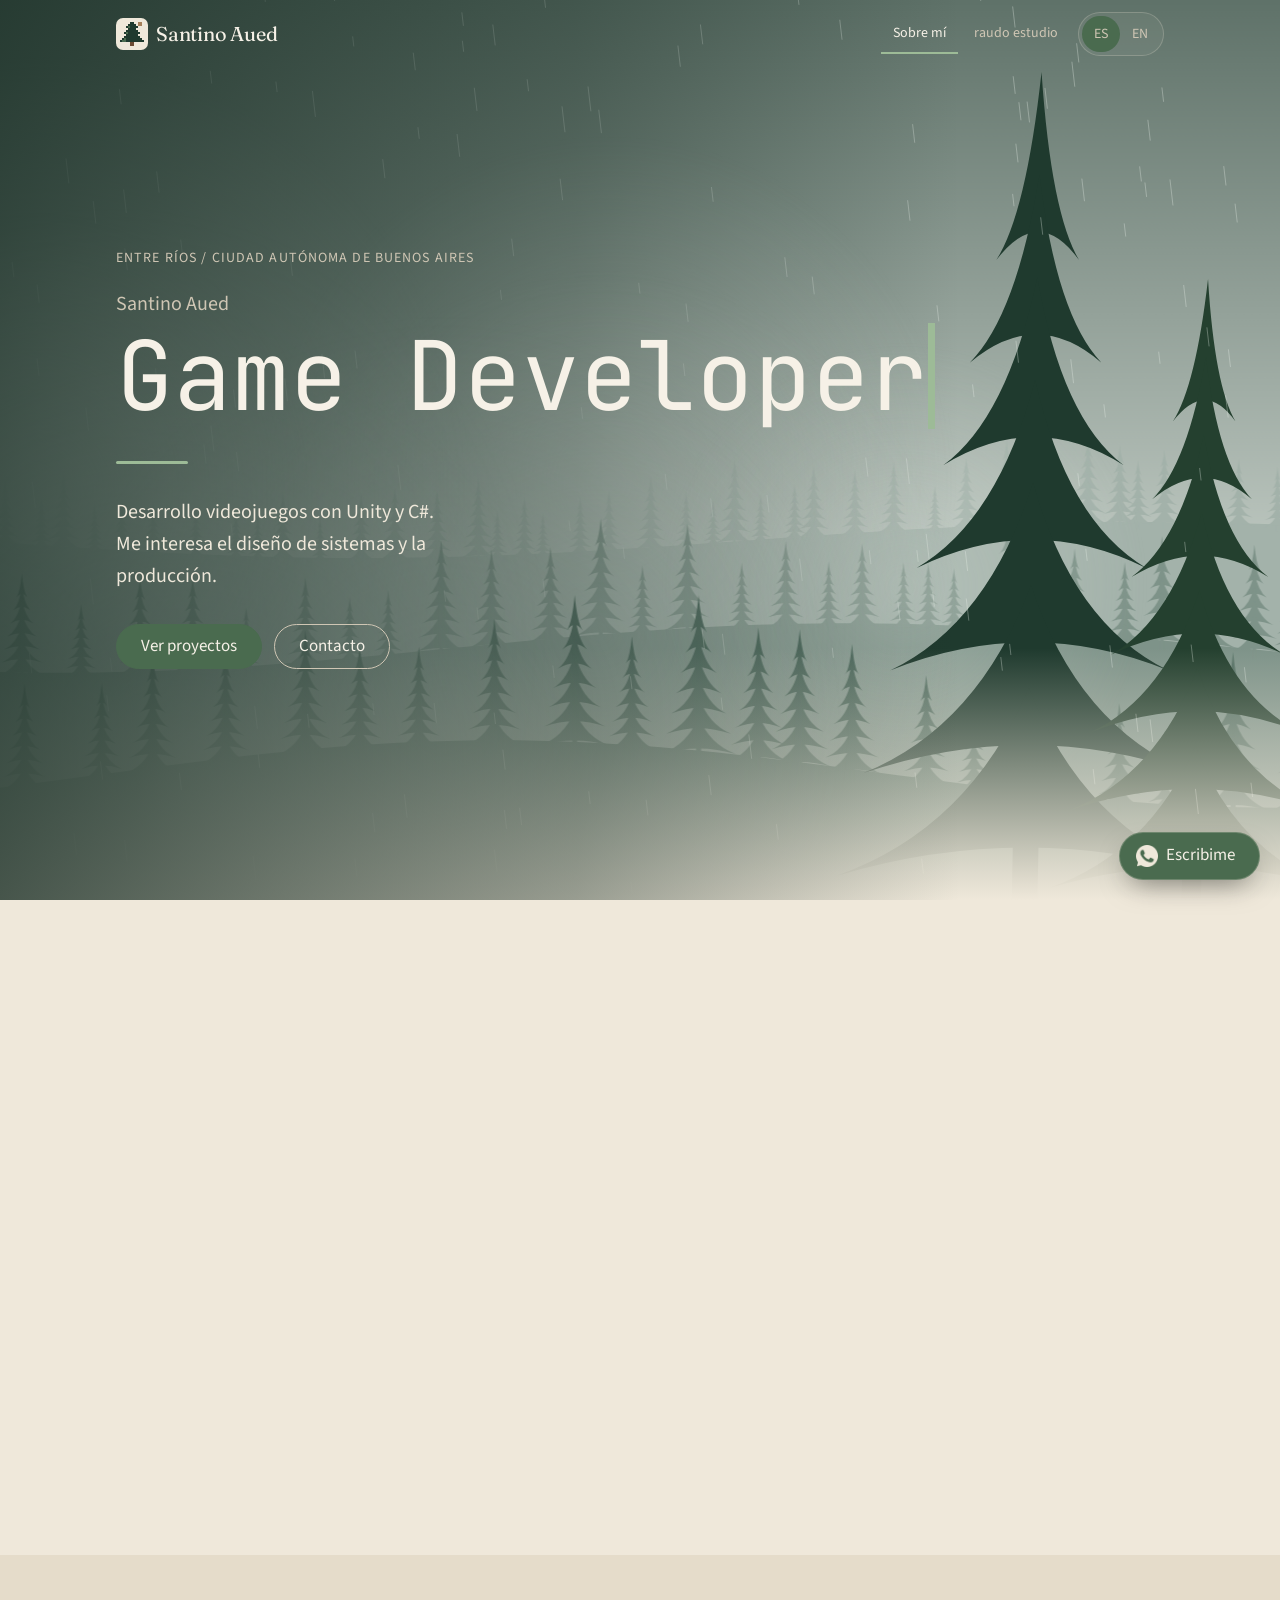
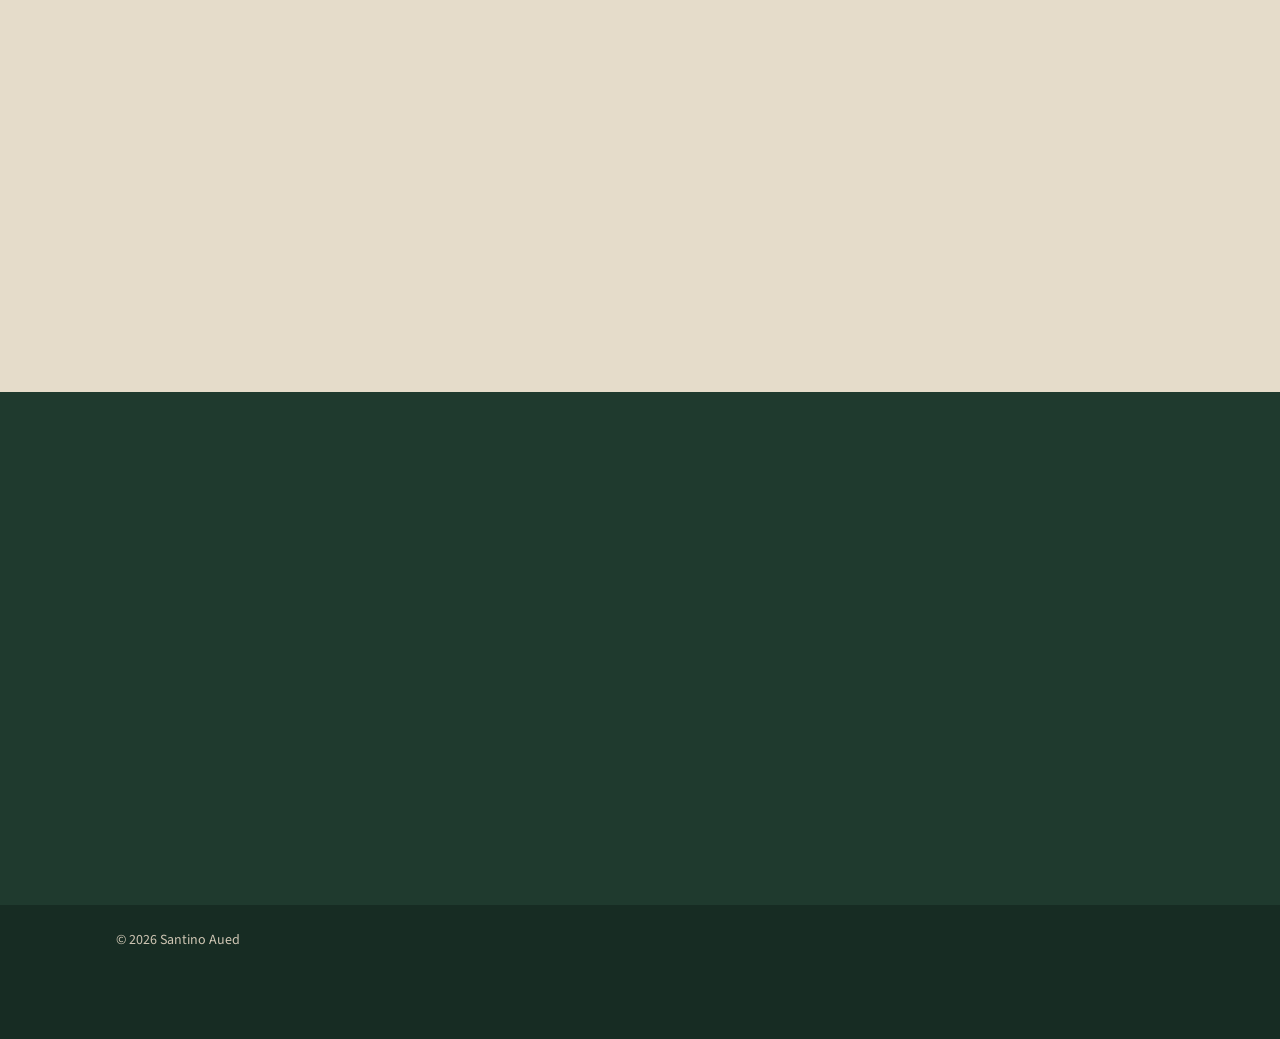
<file: index.html>
<!doctype html>
<html lang="es" data-mode="game">
<head>
  <meta charset="utf-8">
  <meta name="viewport" content="width=device-width, initial-scale=1">
  <!-- Title and description are the defaults for crawlers and link previews;
       js/main.js replaces them with the text for the current language. -->
  <title>Santino Aued · Game Developer</title>
  <meta name="description" content="Santino Aued, Game Developer en Argentina. Desarrollo videojuegos con Unity y C#, con foco en diseño de sistemas y producción.">
  <meta name="author" content="Santino Aued">
  <meta name="robots" content="index, follow">
  <meta name="theme-color" content="#1F3A2E">

  <link rel="canonical" href="https://santinoaued.github.io/">

  <!-- Link previews (WhatsApp, LinkedIn, X...) -->
  <meta property="og:type" content="website">
  <meta property="og:url" content="https://santinoaued.github.io/">
  <meta property="og:image" content="https://santinoaued.github.io/assets/img/og-image.jpg">
  <meta property="og:image:width" content="1200">
  <meta property="og:image:height" content="630">
  <meta property="og:image:alt" content="Santino Aued, Game Developer">
  <meta name="twitter:image" content="https://santinoaued.github.io/assets/img/og-image.jpg">
  <meta property="og:site_name" content="Santino Aued">
  <meta property="og:title" content="Santino Aued · Game Developer">
  <meta property="og:description" content="Desarrollo videojuegos con Unity y C#, con foco en diseño de sistemas y producción.">
  <meta property="og:locale" content="es_AR">
  <meta property="og:locale:alternate" content="en_US">
  <meta name="twitter:card" content="summary_large_image">

  <!-- Google Search wants a square raster favicon in multiples of 48px; the SVG is for browser tabs -->
  <link rel="icon" href="/favicon.ico" sizes="48x48">
  <link rel="icon" href="assets/img/favicon-192.png" type="image/png" sizes="192x192">
  <link rel="icon" href="assets/img/favicon.svg" type="image/svg+xml">
  <link rel="apple-touch-icon" href="assets/img/apple-touch-icon.png">

  <!-- Site name shown above the URL in Google results (instead of "GitHub") -->
  <script type="application/ld+json">
    {
      "@context": "https://schema.org",
      "@type": "WebSite",
      "name": "Santino Aued",
      "url": "https://santinoaued.github.io/"
    }
  </script>
  <script type="application/ld+json">
    {
      "@context": "https://schema.org",
      "@type": "ProfilePage",
      "url": "https://santinoaued.github.io/",
      "name": "Santino Aued · Game Developer",
      "mainEntity": {
        "@type": "Person",
        "@id": "https://santinoaued.github.io/#person",
        "name": "Santino Aued",
        "url": "https://santinoaued.github.io/",
        "image": {
          "@type": "ImageObject",
          "url": "https://santinoaued.github.io/assets/img/santino-aued.jpg",
          "width": 800,
          "height": 1000,
          "caption": "Santino Aued"
        },
        "jobTitle": "Game Developer",
        "email": "mailto:santino.aued@gmail.com",
        "address": { "@type": "PostalAddress", "addressRegion": "Entre Ríos", "addressCountry": "AR" },
        "affiliation": { "@type": "CollegeOrUniversity", "name": "Universidad Tecnológica Nacional" },
        "knowsAbout": ["Game development", "Unity", "C#", "Godot", "Blender", "Game production"],
        "sameAs": [
          "https://santino-aued.itch.io/",
          "https://github.com/santinoaued",
          "https://www.linkedin.com/in/santino-aued/",
          "https://www.instagram.com/santi.aued/"
        ]
      }
    }
  </script>

  <link rel="preconnect" href="https://fonts.googleapis.com">
  <link rel="preconnect" href="https://fonts.gstatic.com" crossorigin>
  <link rel="stylesheet" href="https://fonts.googleapis.com/css2?family=Fraunces:opsz,wght@9..144,300..600&family=Source+Sans+3:wght@400;600&family=JetBrains+Mono:wght@400&display=swap">
  <link rel="stylesheet" href="css/styles.css?v=2026111901">

  <script src="js/content.js?v=2026111901" defer></script>
  <script src="js/main.js?v=2026111901" defer></script>
  <script src="js/scene.js?v=2026111901" defer></script>
</head>
<body>
  <!-- Intro: the logo opens from its center to reveal the page. Pure CSS, removes itself. -->
  <div class="intro" aria-hidden="true">
    <img class="intro__logo" src="assets/img/favicon.svg" alt="" width="96" height="96">
  </div>
  <a class="skip-link" href="#main" data-text="ui.skipLink"></a>

  <header class="site-header">
    <div class="container site-header__inner">
      <a class="brand" href="./" data-set-view="about">
        <img class="brand__logo" src="assets/img/logo-pine.svg" alt="" width="32" height="32">
        Santino Aued
      </a>

      <div class="site-header__controls">
        <nav class="tabs" data-aria-label="ui.tabsLabel">
          <a class="tabs__tab" href="./" data-set-view="about" data-text="ui.tabAbout"></a>
          <a class="tabs__tab" href="?view=raudo" data-set-view="raudo" data-text="ui.tabRaudo"></a>
        </nav>
        <div class="switch" role="group" data-aria-label="ui.langSwitchLabel">
          <button type="button" class="switch__option" data-set-lang="es" lang="es" aria-pressed="true">ES</button>
          <button type="button" class="switch__option" data-set-lang="en" lang="en" aria-pressed="false">EN</button>
        </div>
      </div>
    </div>
  </header>

  <main id="main">
    <div data-view="about">
    <section class="hero" id="top" aria-labelledby="hero-title">
      <canvas class="hero__scene" id="hero-scene" aria-hidden="true"></canvas>

      <div class="container hero__inner">
        <p class="hero__location" data-text="common.location"></p>
        <h1 class="hero__title" id="hero-title">
          <span class="hero__name">Santino Aued</span>
          <span class="visually-hidden" data-text="mode.heroTitle"></span>
          <span class="hero__role" aria-hidden="true"></span>
        </h1>
        <span class="hero__rule" aria-hidden="true"></span>
        <p class="hero__lead" data-text="mode.heroLead"></p>
        <div class="hero__actions" id="hero-actions"></div>
      </div>
    </section>

    <section class="section" id="about" aria-labelledby="about-title">
      <div class="container about">
        <figure class="about__photo">
          <img src="assets/img/santino-aued.jpg?v=2026111901" data-alt="common.photoAlt" alt="Santino Aued" width="800" height="1000" loading="lazy">
        </figure>
        <div class="about__intro">
          <h2 class="section__title" id="about-title" data-text="common.aboutTitle"></h2>
          <p class="about__text" data-text="common.about"></p>
          <p class="about__text" data-text="common.aboutPassion"></p>
        </div>
        <div class="about__aside">
          <h3 class="about__subtitle" data-text="common.howIWorkTitle"></h3>
          <ul class="principles" id="how-i-work"></ul>
        </div>
      </div>
    </section>

    <section class="section section--band" id="experience" aria-labelledby="experience-title">
      <div class="container">
        <h2 class="section__title" id="experience-title" data-text="common.experienceTitle"></h2>
        <article class="experience">
          <h3 class="experience__role" data-text="common.experienceRole"></h3>
          <p class="experience__text" data-text="common.experienceText"></p>
        </article>
      </div>
    </section>

    <section class="section" id="tech" aria-labelledby="tech-title">
      <div class="container">
        <h2 class="section__title" id="tech-title" data-text="common.techTitle"></h2>
        <div class="tech" id="tech-groups"></div>
      </div>
    </section>

    <section class="section section--band" id="projects" aria-labelledby="projects-title">
      <div class="container">
        <h2 class="section__title" id="projects-title" data-text="common.projectsTitle"></h2>
        <p class="section__lead" data-text="mode.projectsLead"></p>
        <div id="projects-content"></div>
      </div>
    </section>

    <section class="section section--dark" id="contact" aria-labelledby="contact-title">
      <div class="container">
        <h2 class="section__title" id="contact-title" data-text="common.contactTitle"></h2>
        <p class="contact__lead" data-text="mode.contactLead"></p>
        <ul class="contact-list" id="contact-list"></ul>
      </div>
    </section>
    </div>

    <!-- raudo estudio tab: the web studio, in raudo's own colors (brand rules: lowercase name, mustard only as accent) -->
    <div class="raudo" data-view="raudo" hidden>
      <section class="raudo-hero" aria-labelledby="raudo-title">
        <div class="container raudo-hero__inner">
          <img class="raudo-hero__logo" src="assets/img/raudo/raudo-estudio-negativo.svg" data-alt="raudo.logoAlt" alt="raudo estudio" width="665" height="308">
          <h1 class="raudo-hero__title" id="raudo-title" data-text="raudo.title"></h1>
          <p class="raudo-hero__lead" data-text="raudo.lead"></p>
          <a class="raudo-button" href="https://www.raudoestudio.com" target="_blank" rel="noopener">
            <span data-text="raudo.cta"></span>
            <span class="visually-hidden" data-text="ui.newTab"></span>
          </a>
        </div>
      </section>

      <section class="section" aria-labelledby="raudo-services-title">
        <div class="container">
          <h2 class="section__title" id="raudo-services-title" data-text="raudo.servicesTitle"></h2>
          <ul class="raudo-services" id="raudo-services"></ul>
        </div>
      </section>

      <section class="section raudo-band" aria-labelledby="raudo-role-title">
        <div class="container">
          <h2 class="section__title" id="raudo-role-title" data-text="raudo.roleTitle"></h2>
          <p class="raudo-role" data-text="raudo.roleText"></p>
        </div>
      </section>

      <section class="section" aria-labelledby="raudo-steps-title">
        <div class="container">
          <h2 class="section__title" id="raudo-steps-title" data-text="raudo.stepsTitle"></h2>
          <ol class="raudo-steps" id="raudo-steps"></ol>
        </div>
      </section>

      <section class="raudo-closing" aria-labelledby="raudo-closing-title">
        <div class="container raudo-closing__inner">
          <h2 class="raudo-closing__title" id="raudo-closing-title" data-text="raudo.closingTitle"></h2>
          <p class="raudo-closing__text" data-text="raudo.closingText"></p>
          <a class="raudo-button" href="https://www.raudoestudio.com" target="_blank" rel="noopener">
            <span data-text="raudo.cta"></span>
            <span class="visually-hidden" data-text="ui.newTab"></span>
          </a>
        </div>
      </section>
    </div>
  </main>

  <footer class="site-footer">
    <div class="container site-footer__inner">
      <p>&copy; <span id="year"></span> Santino Aued</p>
    </div>
  </footer>

  <a class="whatsapp-button" id="whatsapp-button" href="https://wa.me/5493435142378" target="_blank" rel="noopener">
    <img class="whatsapp-button__icon" src="assets/img/icon-whatsapp.png" alt="" width="22" height="22">
    <span data-text="ui.whatsappButton"></span>
    <span class="visually-hidden" data-text="ui.whatsappNote"></span>
  </a>
</body>
</html>
</file>
<file: css/styles.css>
/* ---------- Tokens ---------- */

:root {
  /* raudo estudio palette ("Brote", from its brand brief), used only in its tab */
  --color-raudo-green: #12372A;
  --color-raudo-cream: #FBF6EC;
  --color-raudo-mustard: #F2B705;
  --color-raudo-mustard-dark: #DCA603;
  --color-raudo-sand: #E6DCC8;
  --color-raudo-gray-green: #4A5D53;

  /* Palette */
  --color-forest: #1F3A2E;
  --color-forest-deep: #172C23;
  --color-moss: #4A6B4F;
  --color-moss-light: #9DBB97;
  --color-earth: #6B4A32;
  --color-earth-deep: #523825;
  --color-wood: #A6805A;
  --color-linen: #EFE8DA;
  --color-linen-light: #F6F1E7;
  --color-linen-dark: #E5DCCA;
  --color-linen-muted: #CFC6B4;
  --color-linen-glass: rgba(239, 232, 218, 0.92);
  --color-line: #D3C7B0;
  --color-line-on-dark: rgba(239, 232, 218, 0.22);
  --color-hover-on-dark: rgba(239, 232, 218, 0.06);
  --color-charcoal: #1C1B18;
  --color-muted: #4F4A40;
  --shadow-card: 0 10px 24px -16px rgba(28, 27, 24, 0.5);
  --shadow-float: 0 12px 28px -10px rgba(28, 27, 24, 0.55);

  /* Mode accent: game by default, overridden for web below */
  --accent: var(--color-moss);
  --accent-strong: var(--color-forest);
  --accent-on-dark: var(--color-moss-light);

  /* Typography */
  --font-display: "Fraunces", Georgia, serif;
  --font-body: "Source Sans 3", "Segoe UI", system-ui, sans-serif;
  --font-code: "JetBrains Mono", Consolas, monospace;
  --text-sm: 0.875rem;
  --text-base: 1.0625rem;
  --text-lg: 1.25rem;
  --text-card-title: 1.5rem;
  --text-xl: clamp(1.75rem, 1.4rem + 1.6vw, 2.5rem);
  --text-display: clamp(2.75rem, 1.6rem + 6vw, 6rem);
  --tracking-label: 0.08em;

  /* Spacing */
  --space-1: 0.25rem;
  --space-2: 0.5rem;
  --space-3: 0.75rem;
  --space-4: 1rem;
  --space-5: 1.5rem;
  --space-6: 2rem;
  --space-7: 3rem;
  --space-8: 4.5rem;
  --space-9: 7rem;

  /* Layout */
  --container: 68rem;
  --gutter: 1.25rem;
  --radius-sm: 6px;
  --radius-md: 12px;
  --radius-pill: 999px;
  --scroll-offset: 7rem;

  /* Motion */
  --duration: 180ms;
  --ease: cubic-bezier(0.2, 0.6, 0.2, 1);
  --ease-pop: cubic-bezier(0.34, 1.56, 0.64, 1);
}

/* ---------- Base ---------- */

*,
*::before,
*::after {
  box-sizing: border-box;
}

html {
  scroll-behavior: smooth;
  -webkit-text-size-adjust: 100%;
}

body {
  margin: 0;
  background: var(--color-linen);
  color: var(--color-charcoal);
  font-family: var(--font-body);
  font-size: var(--text-base);
  line-height: 1.6;
}

h1,
h2,
h3,
h4 {
  margin: 0;
  font-family: var(--font-display);
  font-weight: 400;
  line-height: 1.1;
}

p {
  margin: 0;
}

a {
  color: inherit;
}

img {
  display: block;
  max-width: 100%;
}

:focus-visible {
  outline: 3px solid var(--accent);
  outline-offset: 3px;
  border-radius: var(--radius-sm);
}

[hidden] {
  display: none !important;
}

.container {
  width: 100%;
  max-width: var(--container);
  margin-inline: auto;
  padding-inline: var(--gutter);
}

.visually-hidden {
  position: absolute;
  width: 1px;
  height: 1px;
  padding: 0;
  margin: -1px;
  overflow: hidden;
  clip: rect(0, 0, 0, 0);
  white-space: nowrap;
  border: 0;
}

.skip-link {
  position: absolute;
  top: -100px;
  left: var(--gutter);
  z-index: 20;
  padding: var(--space-2) var(--space-4);
  background: var(--color-forest);
  color: var(--color-linen);
  border-radius: var(--radius-sm);
}

.skip-link:focus {
  top: var(--space-2);
}

main {
  transition: opacity 260ms var(--ease), filter 260ms var(--ease);
}

/* Mode/language switch: the content fogs out and back in */
main.is-switching {
  opacity: 0;
  filter: blur(10px);
}

/* ---------- Header ---------- */

.site-header {
  position: fixed;
  inset-inline: 0;
  top: 0;
  z-index: 10;
  background: var(--color-linen-glass);
  backdrop-filter: blur(6px);
  border-bottom: 1px solid var(--color-line);
  transition: background-color 300ms var(--ease), border-color 300ms var(--ease), color 300ms var(--ease);
}

/* Transparent while it sits over the forest scene */
.site-header.is-over-hero {
  color: var(--color-linen-light);
  background: transparent;
  backdrop-filter: none;
  border-bottom-color: transparent;
}

.site-header.is-over-hero .switch {
  background: var(--color-hover-on-dark);
  border-color: var(--color-line-on-dark);
}

.site-header.is-over-hero .switch__option {
  color: var(--color-linen-muted);
}

.site-header__inner {
  display: flex;
  flex-wrap: wrap;
  align-items: center;
  justify-content: space-between;
  gap: var(--space-3) var(--space-4);
  padding-block: var(--space-3);
}

.brand {
  display: inline-flex;
  align-items: center;
  gap: var(--space-2);
  font-family: var(--font-display);
  font-size: var(--text-lg);
  text-decoration: none;
  letter-spacing: -0.01em;
}

/* 32px keeps each pixel of the 16x16 pine on whole screen pixels */
.brand__logo {
  width: 2rem;
  height: 2rem;
}

.site-header__controls {
  display: flex;
  flex-wrap: wrap;
  align-items: center;
  gap: var(--space-2);
}

.switch {
  display: inline-flex;
  padding: 3px;
  background: var(--color-linen-light);
  border: 1px solid var(--color-line);
  border-radius: var(--radius-pill);
}

.switch__option {
  min-height: 2.25rem;
  padding: var(--space-2) var(--space-3);
  font: inherit;
  font-size: var(--text-sm);
  line-height: 1;
  color: var(--color-muted);
  background: transparent;
  border: 0;
  border-radius: var(--radius-pill);
  cursor: pointer;
  transition: background-color var(--duration) var(--ease), color var(--duration) var(--ease);
}

.switch__option:hover {
  color: var(--color-charcoal);
}

.switch__option[aria-pressed="true"] {
  background: var(--accent);
  color: var(--color-linen-light);
}

/* ---------- Buttons ---------- */

.button {
  display: inline-flex;
  align-items: center;
  min-height: 2.75rem;
  padding: var(--space-2) var(--space-5);
  font-size: var(--text-base);
  text-decoration: none;
  border: 1px solid var(--accent);
  border-radius: var(--radius-pill);
  transition: background-color var(--duration) var(--ease), border-color var(--duration) var(--ease), color var(--duration) var(--ease);
}

.button--primary {
  background: var(--accent);
  color: var(--color-linen-light);
}

.button--primary:hover {
  background: var(--accent-strong);
  border-color: var(--accent-strong);
}

.button--ghost {
  color: var(--accent);
  background: transparent;
}

.button--ghost:hover {
  background: var(--color-linen-dark);
}

/* ---------- Hero ---------- */

.hero {
  position: relative;
  display: flex;
  align-items: center;
  min-height: 100svh;
  overflow: hidden;
  /* Room for the fixed header */
  padding-block: 8rem var(--space-9);
  color: var(--color-linen-light);
  background: var(--color-forest);
}

.hero__scene {
  position: absolute;
  inset: 0;
  width: 100%;
  height: 100%;
}

/* Darkens the left side for text contrast and fades the bottom into the page */
.hero::after {
  content: "";
  position: absolute;
  inset: 0;
  background:
    linear-gradient(90deg, rgba(23, 44, 35, 0.78) 0%, rgba(23, 44, 35, 0.4) 45%, transparent 75%),
    linear-gradient(180deg, transparent 72%, var(--color-linen) 100%);
  pointer-events: none;
}

.hero__inner {
  position: relative;
  z-index: 1;
}

.hero__location {
  margin-bottom: var(--space-5);
  font-size: var(--text-sm);
  letter-spacing: var(--tracking-label);
  text-transform: uppercase;
  color: var(--color-linen-muted);
}

.hero__title {
  display: flex;
  flex-direction: column;
  gap: var(--space-2);
}

.hero__name {
  font-family: var(--font-body);
  font-size: var(--text-lg);
  color: var(--color-linen-muted);
}

/* Letters are typed in by js/main.js; the box keeps its height while it is still empty */
.hero__role {
  align-self: flex-start;
  min-height: 1.1em;
  /* Shrinks on narrow screens so the longest role (14 chars) fits on one line */
  font-size: min(var(--text-display), calc((100vw - 2 * var(--gutter)) / 8.6));
  font-family: var(--font-code);
  font-weight: 400;
  white-space: nowrap;
  border-right: 0.08em solid var(--accent-on-dark);
  animation: caret 0.8s step-end infinite;
}

@keyframes caret {
  50% { border-color: transparent; }
}

.hero__rule {
  display: block;
  width: 4.5rem;
  height: 3px;
  margin-block: var(--space-6);
  background: var(--accent-on-dark);
  border-radius: var(--radius-pill);
  transition: background-color var(--duration) var(--ease);
}

.hero__lead {
  max-width: 34ch;
  font-size: var(--text-lg);
  color: var(--color-linen);
}

.hero__actions {
  display: flex;
  flex-wrap: wrap;
  gap: var(--space-3);
  margin-top: var(--space-6);
}

.hero .button--ghost {
  color: var(--color-linen-light);
  border-color: var(--color-linen-muted);
}

.hero .button--ghost:hover {
  background: var(--color-hover-on-dark);
}

/* ---------- Sections ---------- */

.section {
  padding-block: var(--space-8);
  scroll-margin-top: var(--scroll-offset);
}

.section--band {
  background: var(--color-linen-dark);
}

.section--dark {
  background: var(--color-forest);
  color: var(--color-linen);
}

.section__title {
  margin-bottom: var(--space-6);
  font-size: var(--text-xl);
}

.section__lead {
  max-width: 55ch;
  margin-top: calc(-1 * var(--space-4));
  margin-bottom: var(--space-6);
  color: var(--color-muted);
}

/* ---------- About ---------- */

.about {
  display: grid;
  gap: var(--space-7);
}

.about__photo {
  position: relative;
  max-width: 16rem;
  margin: 0 var(--space-3) 0 0;
}

/* Offset frame behind the photo, in the mode accent */
.about__photo::before {
  content: "";
  position: absolute;
  inset: var(--space-3) calc(-1 * var(--space-3)) calc(-1 * var(--space-3)) var(--space-3);
  border: 1.5px solid var(--accent);
  border-radius: var(--radius-md);
  transition: border-color var(--duration) var(--ease);
}

.about__photo img {
  position: relative;
  width: 100%;
  height: auto;
  aspect-ratio: 4 / 5;
  object-fit: cover;
  border-radius: var(--radius-md);
}

.about__text + .about__text {
  margin-top: var(--space-4);
}

.about__text {
  max-width: 60ch;
  font-size: var(--text-lg);
}

.about__subtitle {
  margin-bottom: var(--space-4);
  font-size: var(--text-lg);
  color: var(--accent);
}

.principles {
  display: grid;
  gap: var(--space-4);
  margin: 0;
  padding: 0;
  list-style: none;
}

.principles li {
  position: relative;
  padding-left: var(--space-5);
}

.principles li::before {
  content: "";
  position: absolute;
  top: 0.75em;
  left: 0;
  width: 0.625rem;
  height: 2px;
  background: var(--accent);
}

@media (min-width: 56rem) {
  .about {
    grid-template-columns: 18rem 1fr;
    grid-template-areas:
      "photo intro"
      "photo aside";
    column-gap: var(--space-8);
    row-gap: var(--space-6);
    align-items: start;
  }

  .about__photo {
    grid-area: photo;
    max-width: none;
  }

  .about__intro {
    grid-area: intro;
  }

  .about__aside {
    grid-area: aside;
  }
}

/* ---------- Experience ---------- */

.experience {
  max-width: 44rem;
  padding: var(--space-6);
  background: var(--color-linen-light);
  border: 1px solid var(--color-line);
  border-radius: var(--radius-md);
}

.experience__role {
  margin-bottom: var(--space-3);
  font-size: var(--text-card-title);
  color: var(--accent);
}

/* ---------- Technologies ---------- */

.tech {
  display: grid;
  gap: var(--space-6);
}

.tech__group-title {
  margin-bottom: var(--space-3);
  font-family: var(--font-body);
  font-size: var(--text-sm);
  letter-spacing: var(--tracking-label);
  text-transform: uppercase;
  color: var(--color-muted);
}

.tags {
  display: flex;
  flex-wrap: wrap;
  gap: var(--space-2);
  margin: 0;
  padding: 0;
  list-style: none;
}

.tag {
  padding: var(--space-1) var(--space-4);
  background: var(--color-linen-light);
  border: 1px solid var(--color-line);
  border-radius: var(--radius-pill);
}

@media (min-width: 48rem) {
  .tech {
    grid-template-columns: repeat(2, 1fr);
  }
}

/* ---------- Profiles carousel ---------- */

.projects__subtitle {
  margin: var(--space-8) 0 var(--space-4);
  font-size: var(--text-lg);
}

/* main.js moves the track with a transform; the viewport only clips it.
   pan-y lets vertical swipes keep scrolling the page while horizontal ones drag the carousel. */
.slider__viewport {
  margin: 0 calc(-1 * var(--gutter));
  padding: var(--space-2) var(--gutter) var(--space-5);
  overflow: hidden;
  touch-action: pan-y;
  cursor: grab;
}

.slider__viewport.is-dragging {
  cursor: grabbing;
  user-select: none;
}

.slider__track {
  display: flex;
  gap: var(--space-5);
  margin: 0;
  padding: 0;
  list-style: none;
  will-change: transform;
}

.slider__track img {
  -webkit-user-drag: none;
}

.slide {
  flex: 0 0 clamp(16rem, 78vw, 21rem);
}

.slider__controls {
  display: flex;
  align-items: center;
  gap: var(--space-4);
}

.slider__button {
  display: grid;
  place-items: center;
  width: 2.75rem;
  height: 2.75rem;
  font: inherit;
  font-size: var(--text-lg);
  color: var(--accent);
  background: var(--color-linen-light);
  border: 1px solid var(--color-line);
  border-radius: 50%;
  cursor: pointer;
  transition: background-color var(--duration) var(--ease), color var(--duration) var(--ease), opacity var(--duration) var(--ease);
}

.slider__button:hover {
  color: var(--color-linen-light);
  background: var(--accent);
}

/* ---------- Featured project ---------- */

.featured {
  margin: 0;
  padding: 0;
  list-style: none;
}

.featured-card {
  display: flex;
  flex-direction: column;
  height: 100%;
  overflow: hidden;
  background: var(--color-linen-light);
  border: 1px solid var(--color-line);
  border-radius: var(--radius-md);
}

.featured-card__media {
  aspect-ratio: 16 / 10;
  overflow: hidden;
}

.featured-card__media img {
  width: 100%;
  height: 100%;
  object-fit: cover;
  object-position: top;
  transition: transform 600ms var(--ease);
}

.featured-card:hover .featured-card__media img {
  transform: scale(1.04);
}

.featured-card__body {
  display: flex;
  flex-direction: column;
  align-items: flex-start;
  flex: 1;
  gap: var(--space-4);
  padding: var(--space-5) var(--space-6) var(--space-6);
}

.featured-card__badge {
  padding: var(--space-1) var(--space-3);
  font-size: var(--text-sm);
  color: var(--accent);
  border: 1px solid var(--accent);
  border-radius: var(--radius-pill);
}

.featured-card__title {
  font-size: var(--text-xl);
}

.featured-card__text {
  max-width: 44ch;
  color: var(--color-muted);
}

/* Wide screens: cover on the left, text on the right */
@media (min-width: 48rem) {
  .featured-card {
    flex-direction: row;
  }

  .featured-card__media {
    flex: 1.15;
    aspect-ratio: 677 / 602;
  }

  .featured-card__body {
    justify-content: center;
    padding: var(--space-7);
  }
}

/* ---------- Project cards ---------- */

.card {
  display: flex;
  flex-direction: column;
  height: 100%;
  overflow: hidden;
  text-decoration: none;
  background: var(--color-linen-light);
  border: 1px solid var(--color-line);
  border-radius: var(--radius-md);
  transition: transform var(--duration) var(--ease), border-color var(--duration) var(--ease), box-shadow var(--duration) var(--ease);
}

.card:hover {
  transform: translateY(-2px);
  border-color: var(--accent);
  box-shadow: var(--shadow-card);
}

.card__media {
  display: grid;
  place-items: center;
  aspect-ratio: 16 / 10;
  background: linear-gradient(140deg, var(--color-moss), var(--color-forest));
}

.card[data-platform="github"] .card__media {
  background: linear-gradient(140deg, var(--color-earth), var(--color-charcoal));
}

.card[data-platform="linkedin"] .card__media {
  background: linear-gradient(140deg, var(--color-earth), var(--color-forest));
}

.card__logo {
  width: 58%;
  height: 58%;
  object-fit: contain;
  transition: transform var(--duration) var(--ease);
}

.card:hover .card__logo {
  transform: scale(1.03);
}

.card__name {
  font-family: var(--font-display);
  font-size: var(--text-xl);
  font-style: italic;
  color: var(--color-linen);
}

.card__body {
  display: flex;
  flex: 1;
  flex-direction: column;
  gap: var(--space-3);
  padding: var(--space-5);
}

.card__title {
  font-size: var(--text-card-title);
}

.card__text {
  color: var(--color-muted);
}

.card__cta {
  margin-top: auto;
  padding-top: var(--space-2);
  color: var(--accent);
}

.card__arrow {
  display: inline-block;
  transition: transform var(--duration) var(--ease);
}

.card:hover .card__arrow {
  transform: translateX(3px);
}

/* ---------- Contact ---------- */

.section--dark :focus-visible {
  outline-color: var(--color-linen);
}

.contact__lead {
  max-width: 50ch;
  margin-bottom: var(--space-6);
  font-size: var(--text-lg);
  color: var(--color-linen-muted);
}

.contact-list {
  display: grid;
  gap: var(--space-3);
  margin: 0;
  padding: 0;
  list-style: none;
}

.contact-link {
  display: flex;
  align-items: center;
  gap: var(--space-4);
  padding: var(--space-4) var(--space-5);
  text-decoration: none;
  border: 1px solid var(--color-line-on-dark);
  border-radius: var(--radius-md);
  transition: border-color var(--duration) var(--ease), background-color var(--duration) var(--ease);
}

.contact-link:hover {
  border-color: var(--accent-on-dark);
  background: var(--color-hover-on-dark);
}

.contact-link__icon {
  flex: none;
  width: 1.75rem;
  height: 1.75rem;
  object-fit: contain;
}

.contact-link__text {
  display: flex;
  flex-direction: column;
  gap: var(--space-1);
  min-width: 0;
}

.contact-link__label {
  font-size: var(--text-sm);
  letter-spacing: var(--tracking-label);
  text-transform: uppercase;
  color: var(--accent-on-dark);
}

.contact-link__value {
  font-size: var(--text-lg);
  overflow-wrap: anywhere;
}

@media (min-width: 48rem) {
  .contact-list {
    grid-template-columns: repeat(2, 1fr);
  }
}

/* ---------- Footer ---------- */

.site-footer {
  /* Extra bottom space so the floating WhatsApp button never covers the footer text */
  padding-block: var(--space-5) calc(var(--space-5) + 4rem);
  font-size: var(--text-sm);
  color: var(--color-linen-muted);
  background: var(--color-forest-deep);
}

.site-footer__inner {
  display: flex;
  flex-wrap: wrap;
  justify-content: space-between;
  gap: var(--space-2) var(--space-5);
}

/* ---------- Floating WhatsApp button ---------- */

.whatsapp-button {
  position: fixed;
  right: var(--gutter);
  bottom: calc(var(--gutter) + env(safe-area-inset-bottom, 0px));
  z-index: 15;
  display: inline-flex;
  align-items: center;
  gap: var(--space-2);
  min-height: 3rem;
  padding: var(--space-2) var(--space-5) var(--space-2) var(--space-4);
  color: var(--color-linen-light);
  text-decoration: none;
  background: var(--accent);
  border: 1px solid var(--color-line-on-dark);
  border-radius: var(--radius-pill);
  box-shadow: var(--shadow-float);
  transition: background-color var(--duration) var(--ease), transform var(--duration) var(--ease);
}

.whatsapp-button:hover {
  background: var(--accent-strong);
  transform: translateY(-2px);
}

.whatsapp-button__icon {
  width: 1.375rem;
  height: 1.375rem;
}

/* ---------- Header tabs ---------- */

.tabs {
  display: flex;
  align-items: center;
  gap: var(--space-1);
}

.tabs__tab {
  display: inline-flex;
  align-items: center;
  min-height: 2.25rem;
  padding: var(--space-2) var(--space-3);
  font-size: var(--text-sm);
  color: var(--color-muted);
  text-decoration: none;
  border-bottom: 2px solid transparent;
  transition: color var(--duration) var(--ease), border-color var(--duration) var(--ease);
}

.tabs__tab:hover,
.tabs__tab[aria-current="page"] {
  color: var(--color-charcoal);
}

.tabs__tab[aria-current="page"] {
  border-bottom-color: var(--accent);
}

.site-header.is-over-hero .tabs__tab {
  color: var(--color-linen-muted);
}

.site-header.is-over-hero .tabs__tab:hover,
.site-header.is-over-hero .tabs__tab[aria-current="page"] {
  color: var(--color-linen-light);
  border-bottom-color: var(--accent-on-dark);
}

/* ---------- raudo estudio tab ---------- */

.raudo {
  --accent: var(--color-raudo-green);
  color: var(--color-raudo-green);
  background: var(--color-raudo-cream);
}

.raudo-hero {
  /* Room for the fixed header */
  padding-block: 8rem var(--space-8);
  color: var(--color-raudo-cream);
  background: var(--color-raudo-green);
}

.raudo-hero__inner,
.raudo-closing__inner {
  display: grid;
  justify-items: start;
  gap: var(--space-5);
}

.raudo-hero__logo {
  width: clamp(10rem, 32vw, 15rem);
  height: auto;
  margin-bottom: var(--space-4);
}

.raudo-hero__title {
  max-width: 18ch;
  font-size: clamp(2.25rem, 1.6rem + 3vw, 3.5rem);
}

.raudo-hero__lead {
  max-width: 52ch;
  font-size: var(--text-lg);
  color: var(--color-raudo-sand);
}

/* The one loud element of the tab: mustard is the brand's accent for buttons */
.raudo-button {
  display: inline-flex;
  align-items: center;
  min-height: 3.5rem;
  margin-top: var(--space-2);
  padding: var(--space-3) var(--space-7);
  font-size: var(--text-lg);
  font-weight: 600;
  color: var(--color-raudo-green);
  text-decoration: none;
  background: var(--color-raudo-mustard);
  border-radius: var(--radius-pill);
  transition: background-color var(--duration) var(--ease), transform var(--duration) var(--ease);
}

.raudo-button:hover {
  background: var(--color-raudo-mustard-dark);
  transform: translateY(-2px);
}

.raudo-hero .raudo-button:focus-visible,
.raudo-closing .raudo-button:focus-visible {
  outline-color: var(--color-raudo-cream);
}

.raudo-services {
  display: grid;
  gap: var(--space-5);
  margin: 0;
  padding: 0;
  list-style: none;
}

.raudo-service {
  display: grid;
  align-content: start;
  gap: var(--space-3);
  padding: var(--space-6);
  background: var(--color-linen-light);
  border: 1px solid var(--color-raudo-sand);
  border-radius: 16px;
}

.raudo-service__title {
  font-size: var(--text-card-title);
}

.raudo-service__text,
.raudo-step p {
  color: var(--color-raudo-gray-green);
}

.raudo .tag {
  background: var(--color-raudo-cream);
  border-color: var(--color-raudo-sand);
}

/* Mustard marker behind the key phrase, as in the brand brief */
.raudo-service__time {
  justify-self: start;
  margin-top: var(--space-2);
  padding-inline: var(--space-1);
  background: linear-gradient(transparent 55%, var(--color-raudo-mustard) 55%);
}

.raudo-band {
  color: var(--color-raudo-cream);
  background: var(--color-raudo-green);
}

.raudo-role {
  max-width: 60ch;
  font-size: var(--text-lg);
  color: var(--color-raudo-sand);
}

.raudo-steps {
  display: grid;
  gap: var(--space-6);
  margin: 0;
  padding: 0;
  list-style: none;
  counter-reset: step;
}

.raudo-step {
  display: grid;
  gap: var(--space-2);
  padding-top: var(--space-5);
  border-top: 2px solid var(--color-raudo-sand);
  counter-increment: step;
}

/* Numbered because it really is a sequence */
.raudo-step::before {
  content: counter(step);
  font-family: var(--font-display);
  font-size: var(--text-xl);
  line-height: 1;
}

.raudo-step__title {
  font-size: var(--text-lg);
}

.raudo-closing {
  padding-block: var(--space-8);
  color: var(--color-raudo-cream);
  background: var(--color-raudo-green);
}

.raudo-closing__title {
  font-size: var(--text-xl);
}

.raudo-closing__text {
  max-width: 50ch;
  color: var(--color-raudo-sand);
}

@media (min-width: 48rem) {
  .raudo-services {
    grid-template-columns: repeat(2, 1fr);
  }

  .raudo-steps {
    grid-template-columns: repeat(3, 1fr);
  }
}

/* ---------- Intro ---------- */

/* Registered so the mask radius can animate; without support the overlay just disappears at the end */
@property --intro-hole {
  syntax: "<length-percentage>";
  inherits: false;
  initial-value: 0%;
}

.intro {
  position: fixed;
  inset: 0;
  z-index: 100;
  display: grid;
  place-items: center;
  background: var(--color-forest);
  pointer-events: none;
  -webkit-mask: radial-gradient(circle at center, transparent var(--intro-hole), #000 calc(var(--intro-hole) + 1px));
  mask: radial-gradient(circle at center, transparent var(--intro-hole), #000 calc(var(--intro-hole) + 1px));
  animation: intro-open 900ms var(--ease) 700ms forwards;
}

.intro__logo {
  width: 6rem;
  height: 6rem;
  animation: intro-logo 1600ms var(--ease) forwards;
}

@keyframes intro-open {
  to {
    --intro-hole: 75vmax;
    visibility: hidden;
  }
}

@keyframes intro-logo {
  0% { opacity: 0; transform: scale(0.6); }
  35%, 45% { opacity: 1; transform: scale(1); }
  100% { opacity: 0; transform: scale(3); }
}

/* ---------- Scroll reveal ---------- */

/* Added by js/main.js, so without JS everything stays visible */
.reveal {
  opacity: 0;
  transform: translateY(1.5rem) scale(0.96);
  transition: opacity 450ms var(--ease), transform 550ms var(--ease-pop);
  transition-delay: calc(var(--reveal-index, 0) * 70ms);
}

.reveal.is-visible {
  opacity: 1;
  transform: none;
}

/* ---------- Reduced motion ---------- */

@media (prefers-reduced-motion: reduce) {
  html {
    scroll-behavior: auto;
  }

  .intro {
    display: none;
  }

  .hero__role {
    animation: none;
  }

  *,
  *::before,
  *::after {
    transition-duration: 0.01ms !important;
    animation-duration: 0.01ms !important;
  }

  .card:hover,
  .card:hover .card__logo,
  .whatsapp-button:hover {
    transform: none;
  }
}
</file>
